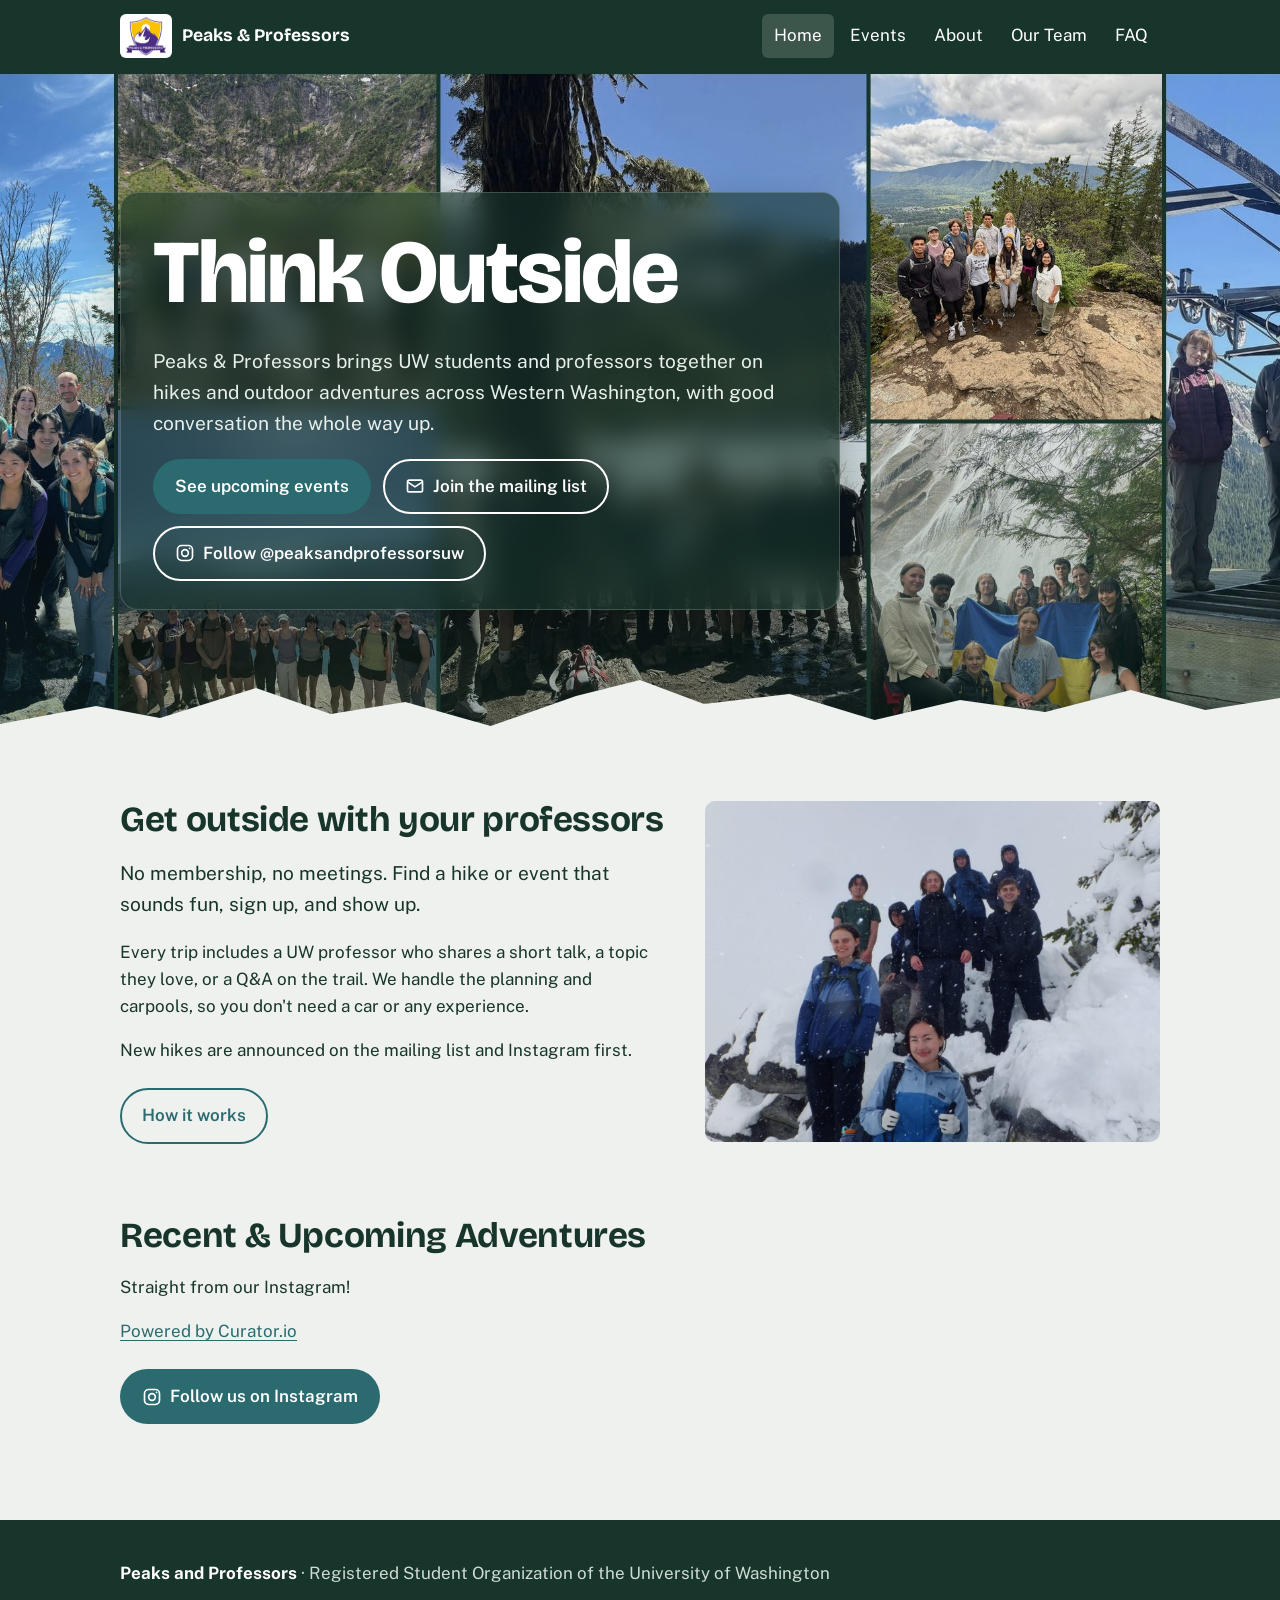
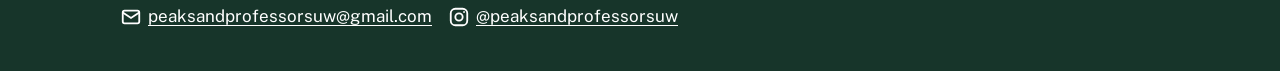
<file: index.html>
<!doctype html>
<html lang="en">
<head>
  <meta charset="utf-8">
  <meta name="viewport" content="width=device-width, initial-scale=1">
  <title>Peaks and Professors UW</title>
  <meta name="description" content="A UW student organization connecting students and professors through outdoor adventures in Western Washington.">
  <meta property="og:title" content="Peaks and Professors UW">
  <meta property="og:description" content="A UW student organization connecting students and professors through outdoor adventures in Western Washington.">
  <meta property="og:image" content="images/logo.png">
  <link rel="icon" href="images/logo.png">
  <link rel="preconnect" href="https://fonts.googleapis.com">
  <link rel="preconnect" href="https://fonts.gstatic.com" crossorigin>
  <link href="https://fonts.googleapis.com/css2?family=Bricolage+Grotesque:opsz,wght@12..96,700;12..96,800&family=Public+Sans:wght@400;600;700&display=swap" rel="stylesheet">
  <link rel="stylesheet" href="css/style.css">
</head>
<body>
  <a class="skip" href="#main">Skip to content</a>

  <!-- ===== MENU (same on every page) ===== -->
  <header class="site-header">
    <div class="wrap">
      <a class="brand" href="index.html"><img src="images/logo.png" alt="">Peaks &amp; Professors</a>
      <button class="nav-toggle" aria-expanded="false" aria-controls="nav">Menu</button>
      <nav class="nav" id="nav" aria-label="Main">
        <ul>
        <li><a href="index.html" aria-current="page">Home</a></li>
        <li><a href="events.html">Events</a></li>
        <li><a href="about.html">About</a></li>
        <li><a href="team.html">Our Team</a></li>
        <li><a href="faq.html">FAQ</a></li>
        </ul>
      </nav>
    </div>
  </header>

  <main id="main">
    <div class="hero">
      <div class="wrap">
        <div class="glass">
        <h1>Think Outside</h1>
        <p>Peaks &amp; Professors brings UW students and professors together on hikes and outdoor adventures across Western Washington, with good conversation the whole way up.</p>
        <div class="actions">
          <a class="btn btn-primary" href="events.html">See upcoming events</a>
          <a class="btn btn-ghost" href="https://mailman11.u.washington.edu/mailman/listinfo/peaksandprofessorsuw"><svg viewBox="0 0 24 24" fill="none" stroke="currentColor" stroke-width="2" aria-hidden="true"><rect x="3" y="5" width="18" height="14" rx="2"/><path d="m3 7 9 6 9-6"/></svg>Join the mailing list</a>
          <a class="btn btn-ghost" href="https://www.instagram.com/peaksandprofessorsuw/"><svg viewBox="0 0 24 24" fill="none" stroke="currentColor" stroke-width="2" aria-hidden="true"><rect x="3" y="3" width="18" height="18" rx="5"/><circle cx="12" cy="12" r="4"/><circle cx="17.5" cy="6.5" r="1" fill="currentColor" stroke="none"/></svg>Follow @peaksandprofessorsuw</a>
        </div>
        </div>
      </div>
      <svg class="ridge" viewBox="0 0 1200 70" preserveAspectRatio="none" aria-hidden="true"><path d="M0,70 L0,50 L90,32 L150,44 L240,14 L310,40 L380,28 L460,52 L540,22 L600,6 L660,30 L740,20 L820,46 L900,26 L980,38 L1060,16 L1130,36 L1200,24 L1200,70 Z"/></svg>
    </div>

    <section>
      <div class="wrap split">
        <div class="read">
          <h2>Get outside with your professors</h2>
          <p class="lede">No membership, no meetings. Find a hike or event that sounds fun, sign up, and show up.</p>
          <p>Every trip includes a UW professor who shares a short talk, a topic they love, or a Q&amp;A on the trail. We handle the planning and carpools, so you don't need a car or any experience.</p>
          <p>New hikes are announced on the mailing list and Instagram first.</p>
          <div class="actions">
            <a class="btn btn-outline" href="faq.html">How it works</a>
          </div>
        </div>
        <img src="images/group.jpg" alt="Students and a professor on a Peaks and Professors hike">
      </div>
    </section>

    <section>
      <div class="wrap">
        <h2>Recent &amp; Upcoming Adventures</h2>
        <p>Straight from our Instagram!</p>

        <!-- ===== INSTAGRAM FEED (from Curator.io — manage the look at curator.io) ===== -->
        <div id="curator-feed-default-feed-layout"><a href="https://curator.io" target="_blank" class="crt-logo crt-tag">Powered by Curator.io</a></div>
        <script type="text/javascript">
        /* curator-feed-default-feed-layout */
        (function(){
        var i,e,d=document,s="script";i=d.createElement("script");i.async=1;i.charset="UTF-8";
        i.src="https://cdn.curator.io/published/7db449aa-2c1d-4571-8631-eee86add4d89.js";
        e=d.getElementsByTagName(s)[0];e.parentNode.insertBefore(i, e);
        })();
        </script>
        <!-- ===== END INSTAGRAM FEED ===== -->

        <div class="actions">
          <a class="btn btn-primary" href="https://www.instagram.com/peaksandprofessorsuw/"><svg viewBox="0 0 24 24" fill="none" stroke="currentColor" stroke-width="2" aria-hidden="true"><rect x="3" y="3" width="18" height="18" rx="5"/><circle cx="12" cy="12" r="4"/><circle cx="17.5" cy="6.5" r="1" fill="currentColor" stroke="none"/></svg>Follow us on Instagram</a>
        </div>
      </div>
    </section>
  </main>

  <!-- ===== FOOTER (same on every page) ===== -->
  <footer class="site-footer">
    <div class="wrap">
      <div>
        <p style="margin:0"><b style="color:#fff">Peaks and Professors</b> &middot; Registered Student Organization of the University of Washington</p>
      </div>
      <div class="socials">
        <a href="mailto:peaksandprofessorsuw@gmail.com"><svg viewBox="0 0 24 24" fill="none" stroke="currentColor" stroke-width="2" aria-hidden="true"><rect x="3" y="5" width="18" height="14" rx="2"/><path d="m3 7 9 6 9-6"/></svg>peaksandprofessorsuw@gmail.com</a>
        <a href="https://www.instagram.com/peaksandprofessorsuw/"><svg viewBox="0 0 24 24" fill="none" stroke="currentColor" stroke-width="2" aria-hidden="true"><rect x="3" y="3" width="18" height="18" rx="5"/><circle cx="12" cy="12" r="4"/><circle cx="17.5" cy="6.5" r="1" fill="currentColor" stroke="none"/></svg>@peaksandprofessorsuw</a>
      </div>
    </div>
  </footer>

  <script src="js/config.js"></script>
  <script src="js/site.js"></script>
</body>
</html>
</file>
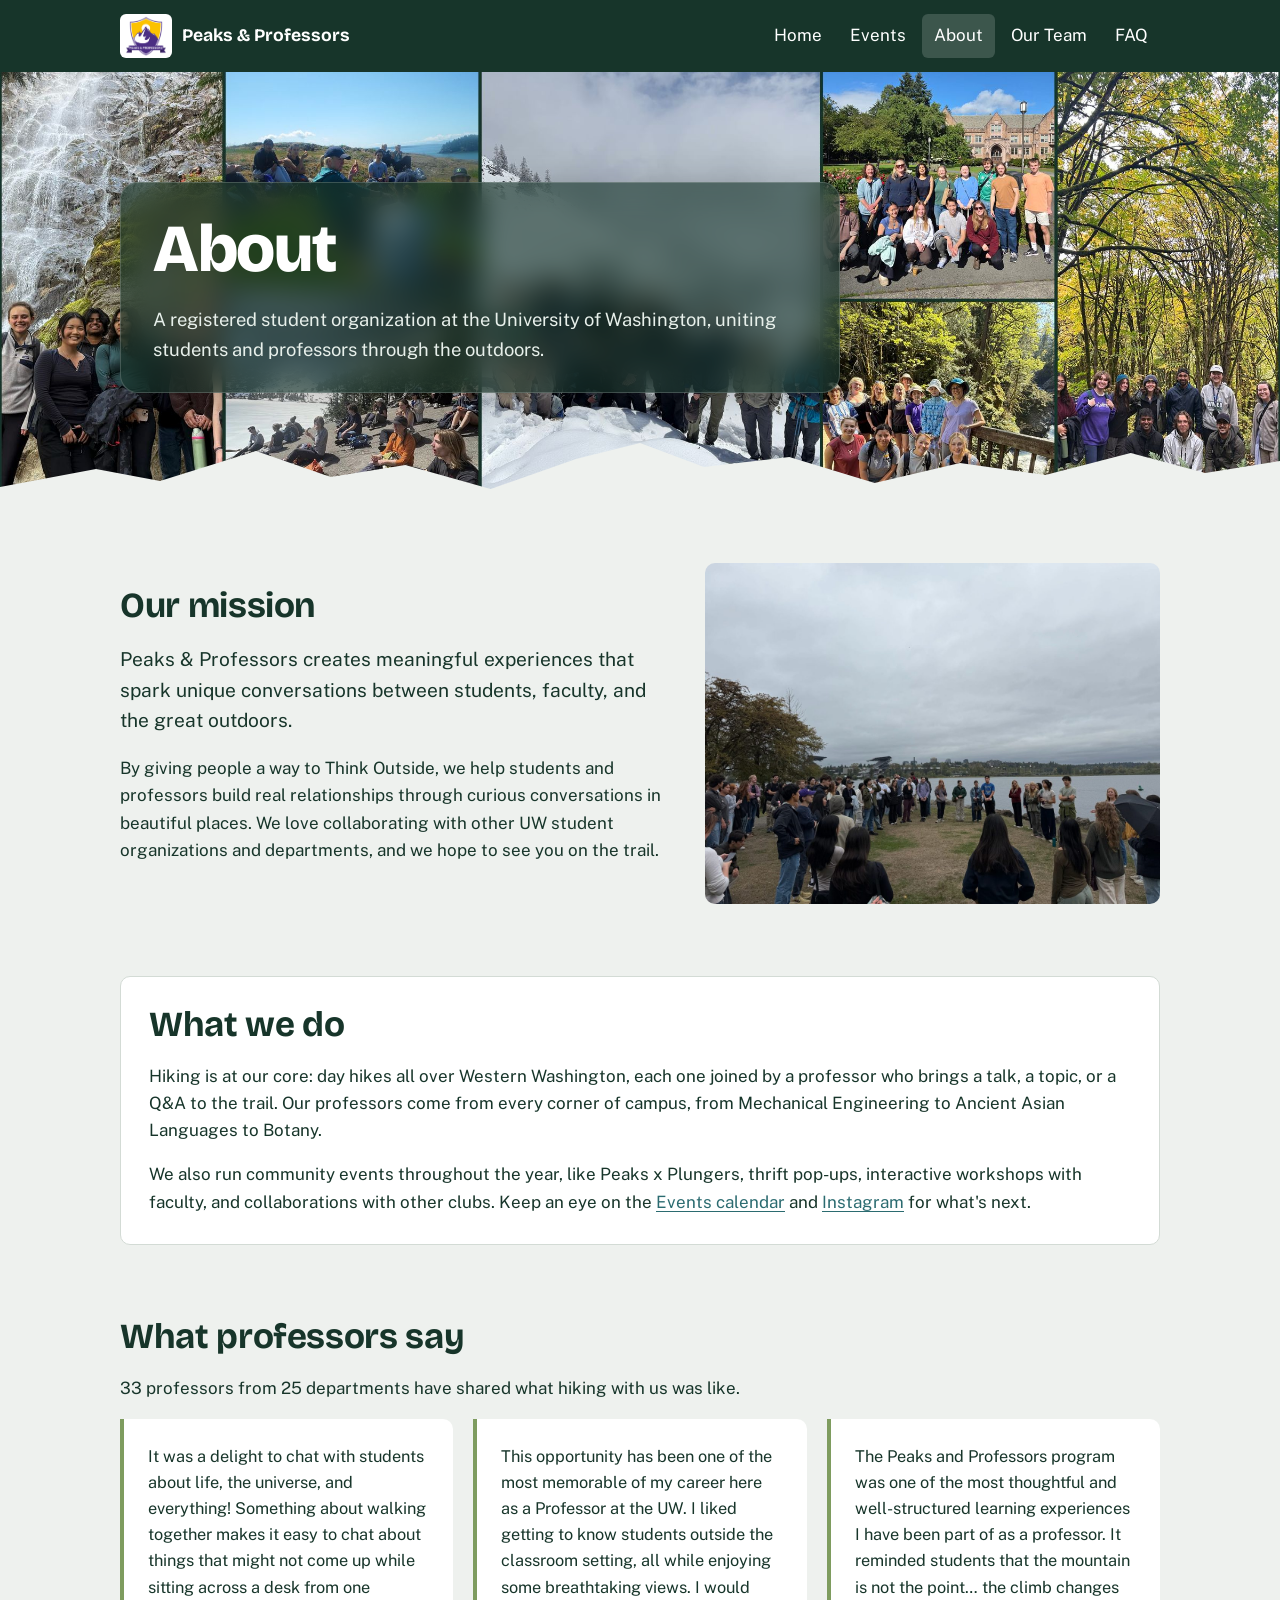
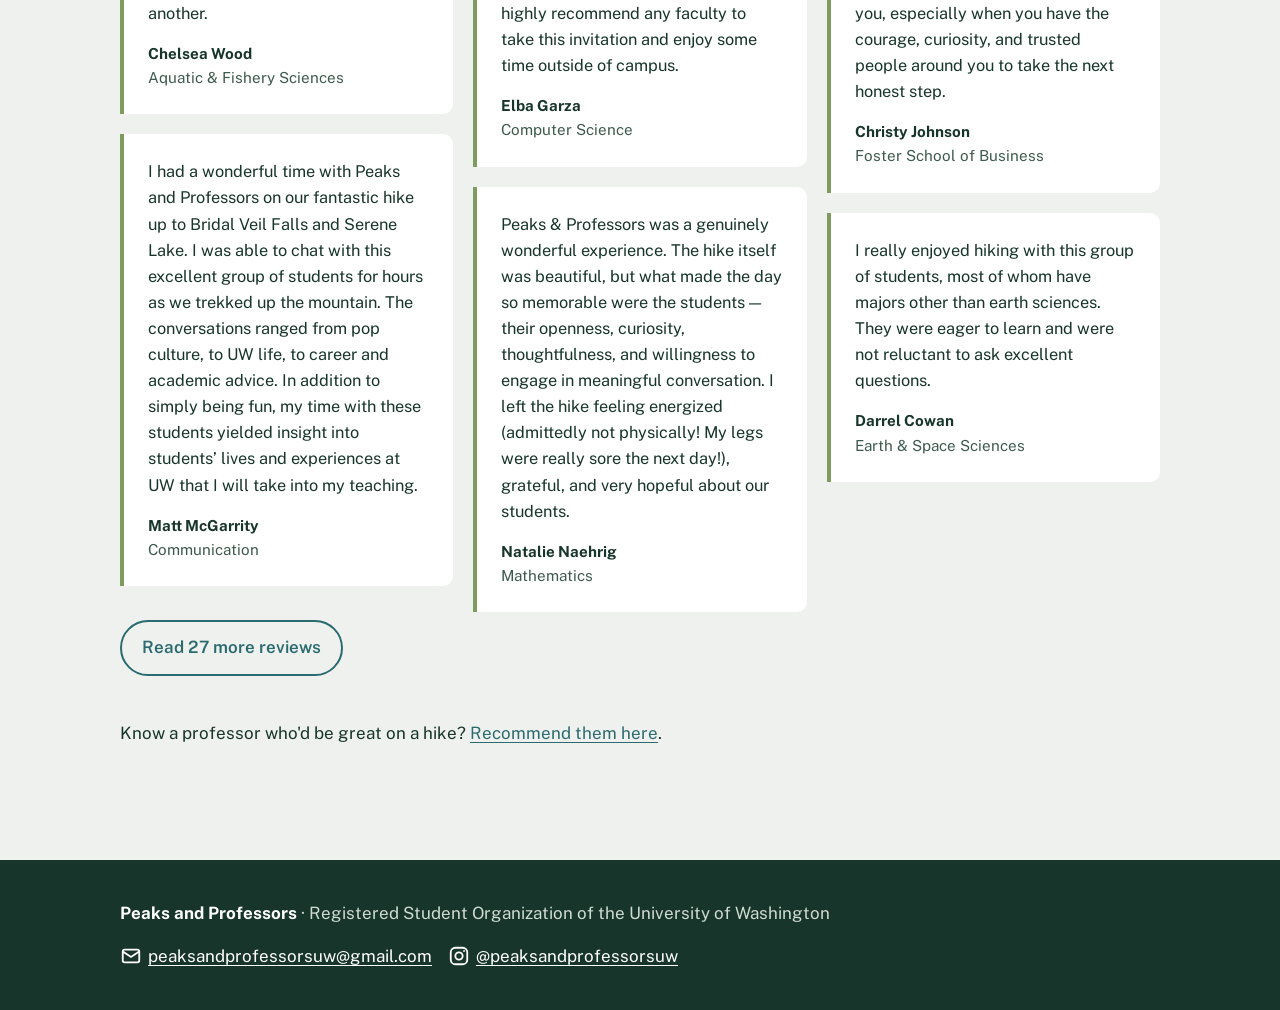
<file: about.html>
<!doctype html>
<html lang="en">
<head>
  <meta charset="utf-8">
  <meta name="viewport" content="width=device-width, initial-scale=1">
  <title>About | Peaks and Professors UW</title>
  <meta name="description" content="Our mission, what we do, and what professors say about Peaks and Professors UW.">
  <meta property="og:title" content="About | Peaks and Professors UW">
  <meta property="og:description" content="Our mission, what we do, and what professors say about Peaks and Professors UW.">
  <meta property="og:image" content="images/logo.png">
  <link rel="icon" href="images/logo.png">
  <link rel="preconnect" href="https://fonts.googleapis.com">
  <link rel="preconnect" href="https://fonts.gstatic.com" crossorigin>
  <link href="https://fonts.googleapis.com/css2?family=Bricolage+Grotesque:opsz,wght@12..96,700;12..96,800&family=Public+Sans:wght@400;600;700&display=swap" rel="stylesheet">
  <link rel="stylesheet" href="css/style.css">
</head>
<body>
  <a class="skip" href="#main">Skip to content</a>

  <!-- ===== MENU (same on every page) ===== -->
  <header class="site-header">
    <div class="wrap">
      <a class="brand" href="index.html"><img src="images/logo.png" alt="">Peaks &amp; Professors</a>
      <button class="nav-toggle" aria-expanded="false" aria-controls="nav">Menu</button>
      <nav class="nav" id="nav" aria-label="Main">
        <ul>
        <li><a href="index.html">Home</a></li>
        <li><a href="events.html">Events</a></li>
        <li><a href="about.html" aria-current="page">About</a></li>
        <li><a href="team.html">Our Team</a></li>
        <li><a href="faq.html">FAQ</a></li>
        </ul>
      </nav>
    </div>
  </header>

  <main id="main">
    <div class="page-title has-collage collage-about">
      <div class="wrap">
        <div class="glass">
        <h1>About</h1>
        <p>A registered student organization at the University of Washington, uniting students and professors through the outdoors.</p>
        </div>
      </div>
      <svg class="ridge" viewBox="0 0 1200 70" preserveAspectRatio="none" aria-hidden="true"><path d="M0,70 L0,50 L90,32 L150,44 L240,14 L310,40 L380,28 L460,52 L540,22 L600,6 L660,30 L740,20 L820,46 L900,26 L980,38 L1060,16 L1130,36 L1200,24 L1200,70 Z"/></svg>
    </div>

    <section>
      <div class="wrap split">
        <div class="read">
          <h2>Our mission</h2>
          <p class="lede">Peaks &amp; Professors creates meaningful experiences that spark unique conversations between students, faculty, and the great outdoors.</p>
          <p>By giving people a way to Think Outside, we help students and professors build real relationships through curious conversations in beautiful places. We love collaborating with other UW student organizations and departments, and we hope to see you on the trail.</p>
        </div>
        <img src="images/about.jpg" alt="Peaks and Professors group at a viewpoint">
      </div>
    </section>

    <section>
      <div class="wrap">
        <div class="panel read" style="max-width:none">
          <h2>What we do</h2>
          <p>Hiking is at our core: day hikes all over Western Washington, each one joined by a professor who brings a talk, a topic, or a Q&amp;A to the trail. Our professors come from every corner of campus, from Mechanical Engineering to Ancient Asian Languages to Botany.</p>
          <p style="margin:0">We also run community events throughout the year, like Peaks x Plungers, thrift pop-ups, interactive workshops with faculty, and collaborations with other clubs. Keep an eye on the <a href="events.html">Events calendar</a> and <a href="https://www.instagram.com/peaksandprofessorsuw/">Instagram</a> for what's next.</p>
        </div>
      </div>
    </section>

    <section>
      <div class="wrap">
        <h2>What professors say</h2>
        <p class="read">33 professors from 25 departments have shared what hiking with us was like.</p>

        <!-- ===== PROFESSOR REVIEWS =====
             To add a review: copy one <figure class="review"> ... </figure> block,
             paste it into either list below, and change the quote, name, and department.
             The first list is always shown; the second opens with "Read more reviews". -->
        <div class="reviews">
          <figure class="review">
            <blockquote>It was a delight to chat with students about life, the universe, and everything! Something about walking together makes it easy to chat about things that might not come up while sitting across a desk from one another.</blockquote>
            <figcaption><b>Chelsea Wood</b>Aquatic &amp; Fishery Sciences</figcaption>
          </figure>
          <figure class="review">
            <blockquote>I had a wonderful time with Peaks and Professors on our fantastic hike up to Bridal Veil Falls and Serene Lake. I was able to chat with this excellent group of students for hours as we trekked up the mountain. The conversations ranged from pop culture, to UW life, to career and academic advice. In addition to simply being fun, my time with these students yielded insight into students’ lives and experiences at UW that I will take into my teaching.</blockquote>
            <figcaption><b>Matt McGarrity</b>Communication</figcaption>
          </figure>
          <figure class="review">
            <blockquote>This opportunity has been one of the most memorable of my career here as a Professor at the UW. I liked getting to know students outside the classroom setting, all while enjoying some breathtaking views. I would highly recommend any faculty to take this invitation and enjoy some time outside of campus.</blockquote>
            <figcaption><b>Elba Garza</b>Computer Science</figcaption>
          </figure>
          <figure class="review">
            <blockquote>Peaks &amp; Professors was a genuinely wonderful experience. The hike itself was beautiful, but what made the day so memorable were the students — their openness, curiosity, thoughtfulness, and willingness to engage in meaningful conversation. I left the hike feeling energized (admittedly not physically! My legs were really sore the next day!), grateful, and very hopeful about our students.</blockquote>
            <figcaption><b>Natalie Naehrig</b>Mathematics</figcaption>
          </figure>
          <figure class="review">
            <blockquote>The Peaks and Professors program was one of the most thoughtful and well-structured learning experiences I have been part of as a professor. It reminded students that the mountain is not the point… the climb changes you, especially when you have the courage, curiosity, and trusted people around you to take the next honest step.</blockquote>
            <figcaption><b>Christy Johnson</b>Foster School of Business</figcaption>
          </figure>
          <figure class="review">
            <blockquote>I really enjoyed hiking with this group of students, most of whom have majors other than earth sciences. They were eager to learn and were not reluctant to ask excellent questions.</blockquote>
            <figcaption><b>Darrel Cowan</b>Earth &amp; Space Sciences</figcaption>
          </figure>
        </div>

        <details class="more-reviews">
          <summary>Read 27 more reviews</summary>
          <div class="reviews">
            <figure class="review">
              <blockquote>Taking part in a Peaks and Professors hike was such a rewarding experience. The best part was having the chance to connect with students outside the classroom, where conversations could unfold naturally and everyone could get to know one another beyond their usual academic roles. I would wholeheartedly recommend Peaks and Professors to students and faculty alike.</blockquote>
              <figcaption><b>Gaj Sivandran</b>Environmental &amp; Forest Sciences</figcaption>
            </figure>
            <figure class="review">
              <blockquote>UW Peaks and Professors is a wonderful opportunity for faculty and teaching graduate students to meet students from across campus in the “wild” and share research and interests, learn new skills, and connect through a shared curiosity and enjoyment of outdoor spaces!</blockquote>
              <figcaption><b>Elizabeth Umbanhowar</b>Landscape Architecture</figcaption>
            </figure>
            <figure class="review">
              <blockquote>A fantastic student-run initiative that brings together faculty and students in a more informal atmosphere. It’s great for me to be able to share insights with students, but also frankly be able to hear from students regarding their experiences, opportunities, and challenges during their time at UW.</blockquote>
              <figcaption><b>Geoffrey Wallace</b>Political Science</figcaption>
            </figure>
            <figure class="review">
              <blockquote>Peaks and Professors has been one of the most well‑organized and rewarding groups I’ve been part of here at UW. I loved getting to connect with students, hear their stories, and share experiences, and doing all of that while surrounded by beautiful Washington landscapes made it even better.</blockquote>
              <figcaption><b>Briana Gilbert</b>Biology</figcaption>
            </figure>
            <figure class="review">
              <blockquote>Hiking with students is one of the highlights of my time at the university! It was a wonderful opportunity to connect with students from different departments and to learn about their diverse experiences. Everything was planned meticulously. Thank you!</blockquote>
              <figcaption><b>Paula Saravia</b>Anthropology</figcaption>
            </figure>
            <figure class="review">
              <blockquote>What a terrific day out in the mountains — rich conversations across generations and interests, a beautiful hike, and a seamlessly organized experience! Nice job, all!</blockquote>
              <figcaption><b>Sarah Elwood</b>Geography</figcaption>
            </figure>
            <figure class="review">
              <blockquote>The hike was on the more strenuous end of the spectrum, but everyone’s spirits stayed high and there was great conversation for most of the way up and all the way down. Overall great fun and a memorable event that I’d recommend to any other student or professor considering it.</blockquote>
              <figcaption><b>Carey Farquhar</b>Global Health</figcaption>
            </figure>
            <figure class="review">
              <blockquote>I love hiking with Peaks and Professors. I appreciate all the logistics planning, the opportunity to talk with students in a beautiful outdoor setting, and the invitation to share my ideas at the peak. What fun!</blockquote>
              <figcaption><b>Kristi Straus</b>Program on the Environment</figcaption>
            </figure>
            <figure class="review">
              <blockquote>Had a great time hiking with Peaks and Professors! The leaders kept everything running smoothly and did well socially engineering the experience so that everyone got a chance to interact with different folks throughout the hike.</blockquote>
              <figcaption><b>Hannah Jordt</b>Genome Sciences</figcaption>
            </figure>
            <figure class="review">
              <blockquote>It was exceptional to spend time with these insightful, passionate, and impactful students, especially in the outdoors! Many thanks for the invitation. My dogs had a great time too!</blockquote>
              <figcaption><b>Suzi LeVine</b>Political Science &amp; Honors</figcaption>
            </figure>
            <figure class="review">
              <blockquote>I had a wonderful time interacting with students and going on the hike! I think every professor should take advantage of this opportunity.</blockquote>
              <figcaption><b>Daniel Bessner</b>Jackson School of International Studies</figcaption>
            </figure>
            <figure class="review">
              <blockquote>What better way to connect with students than out on a trail enjoying nature! This is my third time participating and I love it!</blockquote>
              <figcaption><b>Patty Buchanan</b>Industrial &amp; Systems Engineering</figcaption>
            </figure>
            <figure class="review">
              <blockquote>Our hike to Lake 22 was a fantastic experience! It was so nice to connect with students outside the classroom and enjoy some relaxed conversations along the trail. The view from the top was absolutely breathtaking.</blockquote>
              <figcaption><b>Dan Mikulincer</b>Mathematics</figcaption>
            </figure>
            <figure class="review">
              <blockquote>I don’t know how I hadn’t heard about these hikes before… it’s a terrific idea, I’d highly recommend it for students as well as faculty!</blockquote>
              <figcaption><b>M. K. Raghuraman</b>Genome Sciences</figcaption>
            </figure>
            <figure class="review">
              <blockquote>I had a great time! It was well organized and it was fun getting to meet and chat with the students. We had a lot of fun in a surprise May snowstorm.</blockquote>
              <figcaption><b>Michael Ailion</b>Biochemistry</figcaption>
            </figure>
            <figure class="review">
              <blockquote>It was a great experience to get to know more of the students from different departments in an informal setting. Everyone was really friendly and it is nice to get outdoors and explore nature together.</blockquote>
              <figcaption><b>Randie Bundy</b>Oceanography</figcaption>
            </figure>
            <figure class="review">
              <blockquote>I had an awesome time on Peaks and Professors. I especially loved the opportunity to get to know students in other majors and departments in a casual, fun setting.</blockquote>
              <figcaption><b>Francisca (Kika) Santana</b>Environmental &amp; Forest Sciences</figcaption>
            </figure>
            <figure class="review">
              <blockquote>This was such a great experience! Being in the outdoors sharing conversations with students was a highlight of my quarter :)</blockquote>
              <figcaption><b>Adrian Andelin</b>Psychology</figcaption>
            </figure>
            <figure class="review">
              <blockquote>Hiking with Peaks and Professors was a great experience! It was a great way to get to know the students outside of the classroom and explore more of Washington!</blockquote>
              <figcaption><b>Christy Harper</b>Anthropology</figcaption>
            </figure>
            <figure class="review">
              <blockquote>It was a fun hike and I enjoyed it. It was very nice getting to know everyone and talking to them about school, classes, and future career plans.</blockquote>
              <figcaption><b>Xuegang (Jeff) Ban</b>Civil &amp; Environmental Engineering</figcaption>
            </figure>
            <figure class="review">
              <blockquote>It was a fun hike. The students were strong hikers and showed great interest in the natural world. I would hike with them again.</blockquote>
              <figcaption><b>Matt DePies</b>Physics</figcaption>
            </figure>
            <figure class="review">
              <blockquote>I enjoyed going on a hike with Peaks and Professors. It let me explore nature and I appreciated being able to have conversations with past, current, and future students.</blockquote>
              <figcaption><b>Larry Goldman</b>Chemistry</figcaption>
            </figure>
            <figure class="review">
              <blockquote>I really enjoyed hiking and talking with the students. This is a great format!</blockquote>
              <figcaption><b>Daniel Kirschen</b>Electrical &amp; Computer Engineering</figcaption>
            </figure>
            <figure class="review">
              <blockquote>A wonderful opportunity to connect with our students!</blockquote>
              <figcaption><b>Sameer Shah</b>Environmental &amp; Forest Sciences</figcaption>
            </figure>
            <figure class="review">
              <blockquote>I had a great time getting to know the students in a setting outside of the classroom.</blockquote>
              <figcaption><b>Nikolai Tolich</b>Physics</figcaption>
            </figure>
            <figure class="review">
              <blockquote>It was nice being able to be with students outside of the classroom.</blockquote>
              <figcaption><b>Heather Clark</b>Anthropology</figcaption>
            </figure>
            <figure class="review">
              <blockquote>I had a great time with the students!</blockquote>
              <figcaption><b>Kazumi Tolich</b>Physics</figcaption>
            </figure>
          </div>
        </details>
        <!-- ===== END PROFESSOR REVIEWS ===== -->

        <p style="margin-top:24px">Know a professor who'd be great on a hike? <a href="https://docs.google.com/forms/d/e/1FAIpQLSdA5PcJGV_pZ7vuvzBpIrRU-MP98FERj-2P4zMdumbXr4G-Kg/viewform">Recommend them here</a>.</p>
      </div>
    </section>
  </main>

  <!-- ===== FOOTER (same on every page) ===== -->
  <footer class="site-footer">
    <div class="wrap">
      <div>
        <p style="margin:0"><b style="color:#fff">Peaks and Professors</b> &middot; Registered Student Organization of the University of Washington</p>
      </div>
      <div class="socials">
        <a href="mailto:peaksandprofessorsuw@gmail.com"><svg viewBox="0 0 24 24" fill="none" stroke="currentColor" stroke-width="2" aria-hidden="true"><rect x="3" y="5" width="18" height="14" rx="2"/><path d="m3 7 9 6 9-6"/></svg>peaksandprofessorsuw@gmail.com</a>
        <a href="https://www.instagram.com/peaksandprofessorsuw/"><svg viewBox="0 0 24 24" fill="none" stroke="currentColor" stroke-width="2" aria-hidden="true"><rect x="3" y="3" width="18" height="18" rx="5"/><circle cx="12" cy="12" r="4"/><circle cx="17.5" cy="6.5" r="1" fill="currentColor" stroke="none"/></svg>@peaksandprofessorsuw</a>
      </div>
    </div>
  </footer>

  <script src="js/config.js"></script>
  <script src="js/site.js"></script>
</body>
</html>
</file>
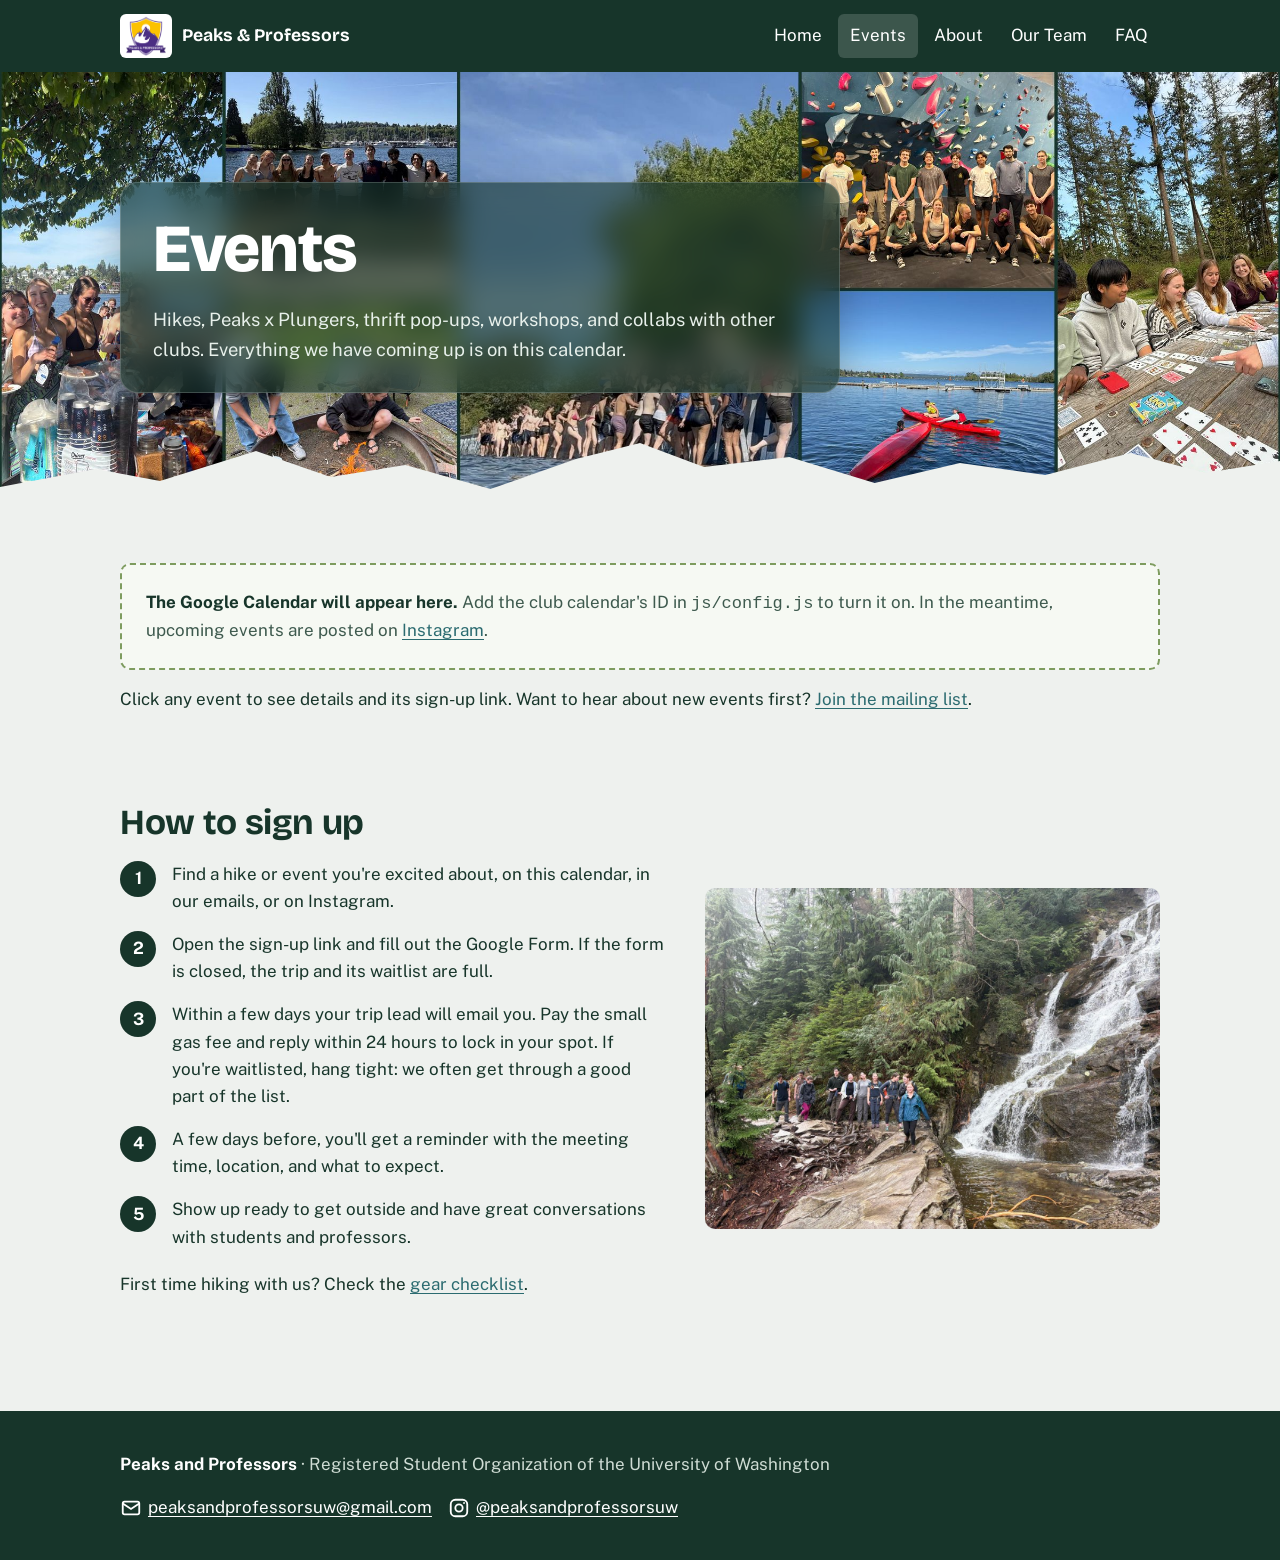
<file: events.html>
<!doctype html>
<html lang="en">
<head>
  <meta charset="utf-8">
  <meta name="viewport" content="width=device-width, initial-scale=1">
  <title>Events | Peaks and Professors UW</title>
  <meta name="description" content="Upcoming hikes and events from Peaks and Professors UW.">
  <meta property="og:title" content="Events | Peaks and Professors UW">
  <meta property="og:description" content="Upcoming hikes and events from Peaks and Professors UW.">
  <meta property="og:image" content="images/logo.png">
  <link rel="icon" href="images/logo.png">
  <link rel="preconnect" href="https://fonts.googleapis.com">
  <link rel="preconnect" href="https://fonts.gstatic.com" crossorigin>
  <link href="https://fonts.googleapis.com/css2?family=Bricolage+Grotesque:opsz,wght@12..96,700;12..96,800&family=Public+Sans:wght@400;600;700&display=swap" rel="stylesheet">
  <link rel="stylesheet" href="css/style.css">
</head>
<body>
  <a class="skip" href="#main">Skip to content</a>

  <!-- ===== MENU (same on every page) ===== -->
  <header class="site-header">
    <div class="wrap">
      <a class="brand" href="index.html"><img src="images/logo.png" alt="">Peaks &amp; Professors</a>
      <button class="nav-toggle" aria-expanded="false" aria-controls="nav">Menu</button>
      <nav class="nav" id="nav" aria-label="Main">
        <ul>
        <li><a href="index.html">Home</a></li>
        <li><a href="events.html" aria-current="page">Events</a></li>
        <li><a href="about.html">About</a></li>
        <li><a href="team.html">Our Team</a></li>
        <li><a href="faq.html">FAQ</a></li>
        </ul>
      </nav>
    </div>
  </header>

  <main id="main">
    <div class="page-title has-collage collage-events">
      <div class="wrap">
        <div class="glass">
        <h1>Events</h1>
        <p>Hikes, Peaks x Plungers, thrift pop-ups, workshops, and collabs with other clubs. Everything we have coming up is on this calendar.</p>
        </div>
      </div>
      <svg class="ridge" viewBox="0 0 1200 70" preserveAspectRatio="none" aria-hidden="true"><path d="M0,70 L0,50 L90,32 L150,44 L240,14 L310,40 L380,28 L460,52 L540,22 L600,6 L660,30 L740,20 L820,46 L900,26 L980,38 L1060,16 L1130,36 L1200,24 L1200,70 Z"/></svg>
    </div>

    <section>
      <div class="wrap">
        <!-- The calendar loads automatically once its ID is added in js/config.js -->
        <div id="calendar" class="todo">
          <strong>The Google Calendar will appear here.</strong> Add the club calendar's ID in <code>js/config.js</code> to turn it on.
          In the meantime, upcoming events are posted on <a href="https://www.instagram.com/peaksandprofessorsuw/">Instagram</a>.
        </div>
        <p style="margin-top:16px">Click any event to see details and its sign-up link.
          Want to hear about new events first? <a href="https://mailman11.u.washington.edu/mailman/listinfo/peaksandprofessorsuw">Join the mailing list</a>.</p>
      </div>
    </section>

    <section>
      <div class="wrap split">
        <div class="read">
          <h2>How to sign up</h2>
          <ol class="steps">
            <li><p>Find a hike or event you're excited about, on this calendar, in our emails, or on Instagram.</p></li>
            <li><p>Open the sign-up link and fill out the Google Form. If the form is closed, the trip and its waitlist are full.</p></li>
            <li><p>Within a few days your trip lead will email you. Pay the small gas fee and reply within 24 hours to lock in your spot. If you're waitlisted, hang tight: we often get through a good part of the list.</p></li>
            <li><p>A few days before, you'll get a reminder with the meeting time, location, and what to expect.</p></li>
            <li><p>Show up ready to get outside and have great conversations with students and professors.</p></li>
          </ol>
          <p style="margin-top:20px">First time hiking with us? Check the <a href="faq.html#gear">gear checklist</a>.</p>
        </div>
        <img src="images/trail-1.jpg" alt="Hikers on a forest trail">
      </div>
    </section>
  </main>

  <!-- ===== FOOTER (same on every page) ===== -->
  <footer class="site-footer">
    <div class="wrap">
      <div>
        <p style="margin:0"><b style="color:#fff">Peaks and Professors</b> &middot; Registered Student Organization of the University of Washington</p>
      </div>
      <div class="socials">
        <a href="mailto:peaksandprofessorsuw@gmail.com"><svg viewBox="0 0 24 24" fill="none" stroke="currentColor" stroke-width="2" aria-hidden="true"><rect x="3" y="5" width="18" height="14" rx="2"/><path d="m3 7 9 6 9-6"/></svg>peaksandprofessorsuw@gmail.com</a>
        <a href="https://www.instagram.com/peaksandprofessorsuw/"><svg viewBox="0 0 24 24" fill="none" stroke="currentColor" stroke-width="2" aria-hidden="true"><rect x="3" y="3" width="18" height="18" rx="5"/><circle cx="12" cy="12" r="4"/><circle cx="17.5" cy="6.5" r="1" fill="currentColor" stroke="none"/></svg>@peaksandprofessorsuw</a>
      </div>
    </div>
  </footer>

  <script src="js/config.js"></script>
  <script src="js/site.js"></script>
</body>
</html>
</file>
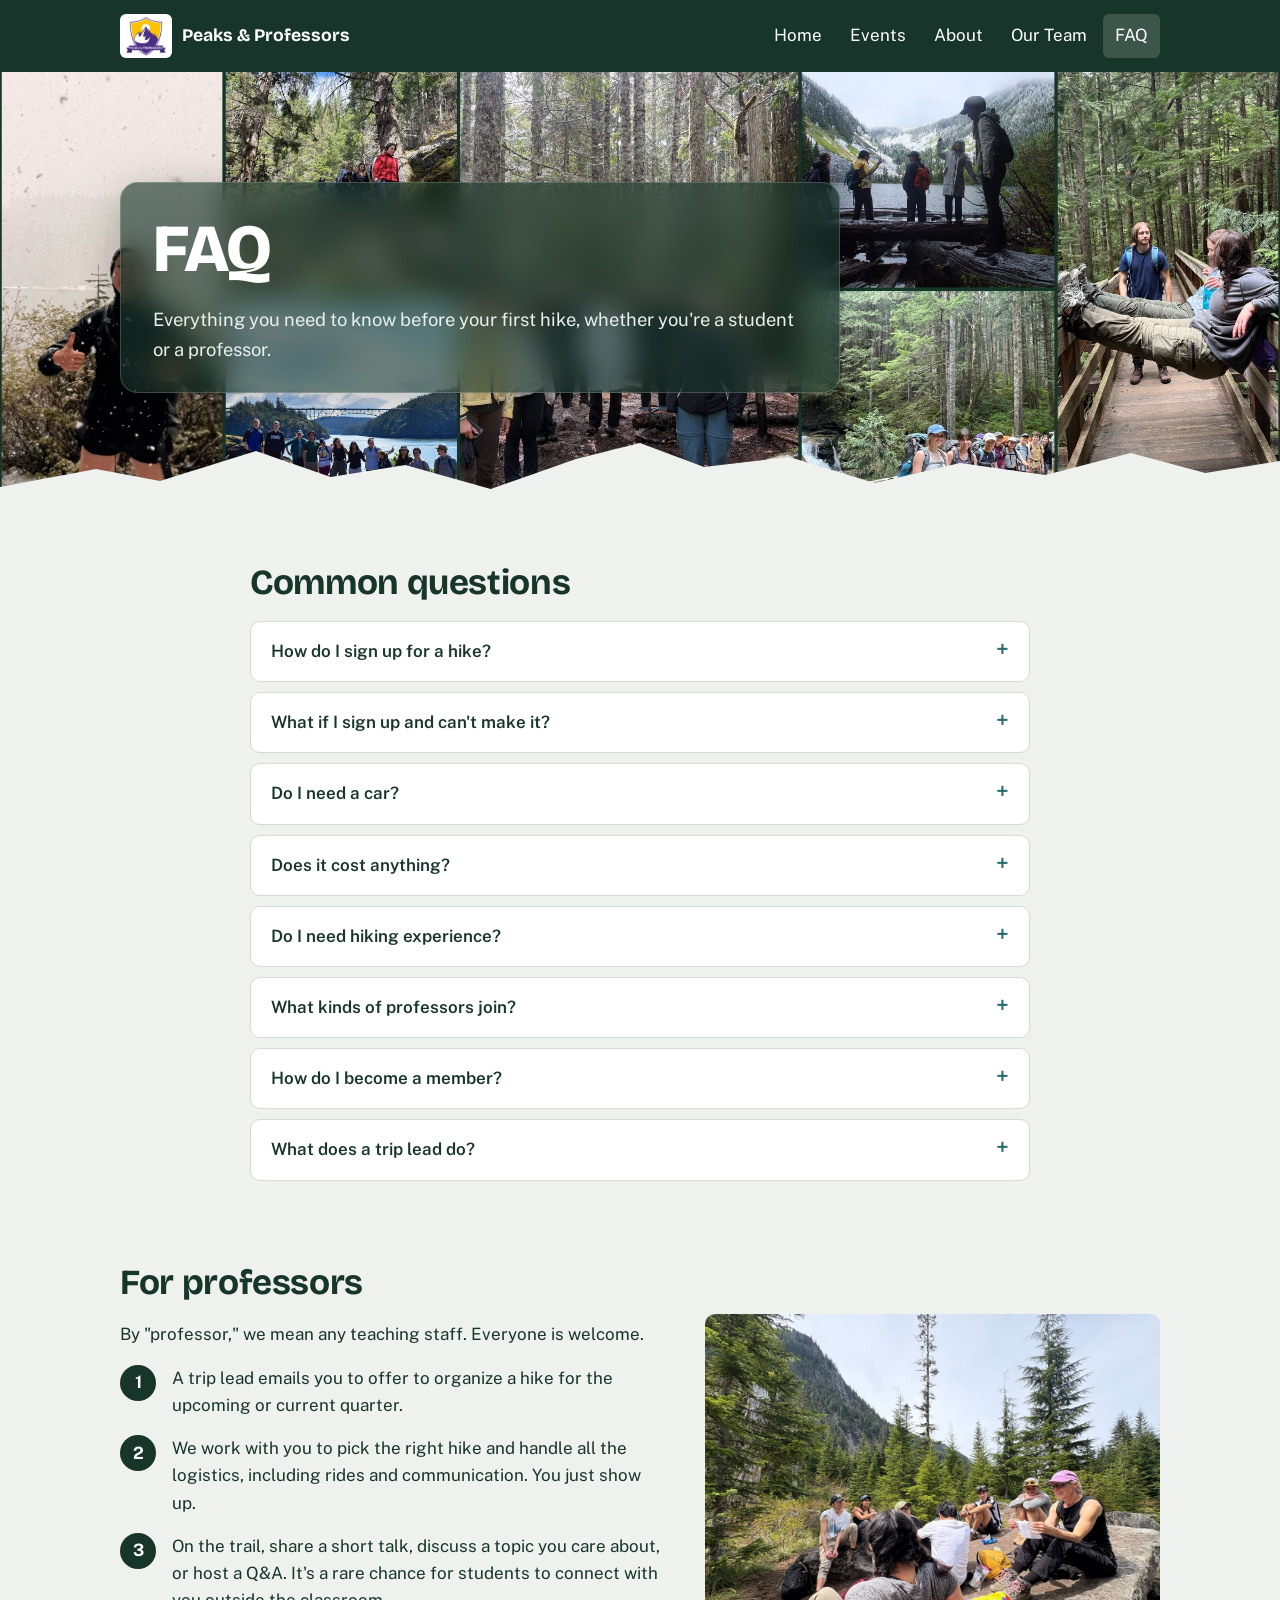
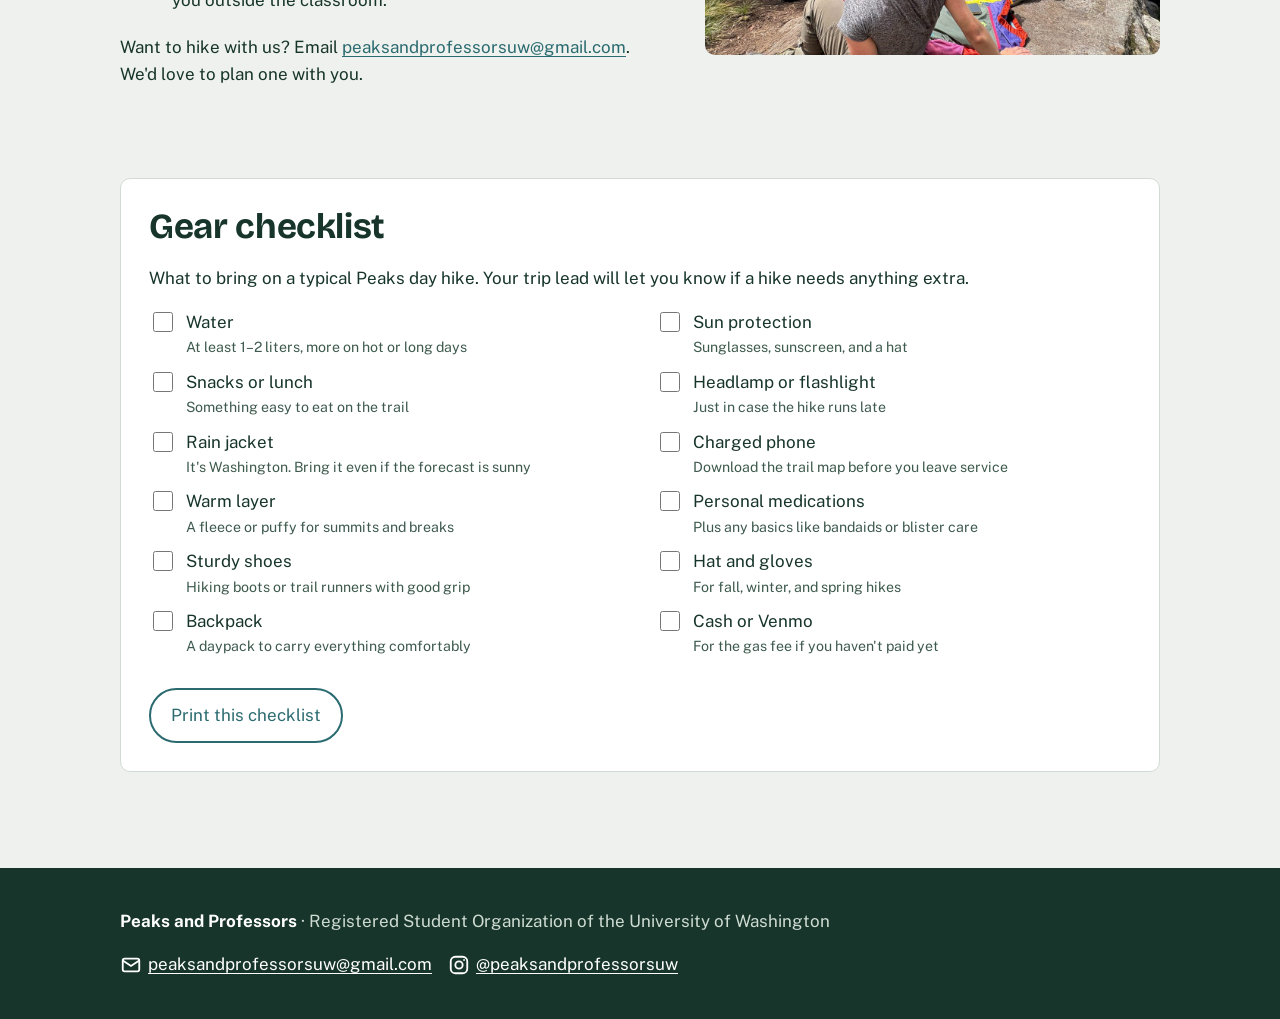
<file: faq.html>
<!doctype html>
<html lang="en">
<head>
  <meta charset="utf-8">
  <meta name="viewport" content="width=device-width, initial-scale=1">
  <title>FAQ | Peaks and Professors UW</title>
  <meta name="description" content="Answers to common questions and a gear checklist for Peaks and Professors UW hikes.">
  <meta property="og:title" content="FAQ | Peaks and Professors UW">
  <meta property="og:description" content="Answers to common questions and a gear checklist for Peaks and Professors UW hikes.">
  <meta property="og:image" content="images/logo.png">
  <link rel="icon" href="images/logo.png">
  <link rel="preconnect" href="https://fonts.googleapis.com">
  <link rel="preconnect" href="https://fonts.gstatic.com" crossorigin>
  <link href="https://fonts.googleapis.com/css2?family=Bricolage+Grotesque:opsz,wght@12..96,700;12..96,800&family=Public+Sans:wght@400;600;700&display=swap" rel="stylesheet">
  <link rel="stylesheet" href="css/style.css">
</head>
<body>
  <a class="skip" href="#main">Skip to content</a>

  <!-- ===== MENU (same on every page) ===== -->
  <header class="site-header">
    <div class="wrap">
      <a class="brand" href="index.html"><img src="images/logo.png" alt="">Peaks &amp; Professors</a>
      <button class="nav-toggle" aria-expanded="false" aria-controls="nav">Menu</button>
      <nav class="nav" id="nav" aria-label="Main">
        <ul>
        <li><a href="index.html">Home</a></li>
        <li><a href="events.html">Events</a></li>
        <li><a href="about.html">About</a></li>
        <li><a href="team.html">Our Team</a></li>
        <li><a href="faq.html" aria-current="page">FAQ</a></li>
        </ul>
      </nav>
    </div>
  </header>

  <main id="main">
    <div class="page-title has-collage collage-faq">
      <div class="wrap">
        <div class="glass">
        <h1>FAQ</h1>
        <p>Everything you need to know before your first hike, whether you're a student or a professor.</p>
        </div>
      </div>
      <svg class="ridge" viewBox="0 0 1200 70" preserveAspectRatio="none" aria-hidden="true"><path d="M0,70 L0,50 L90,32 L150,44 L240,14 L310,40 L380,28 L460,52 L540,22 L600,6 L660,30 L740,20 L820,46 L900,26 L980,38 L1060,16 L1130,36 L1200,24 L1200,70 Z"/></svg>
    </div>

    <section>
      <div class="wrap faq read" style="max-width:820px">
        <h2>Common questions</h2>
          <details>
            <summary>How do I sign up for a hike?</summary>
            <div><p>Every event on the <a href="events.html">Events calendar</a> has a sign-up link in its description. New trips are also announced on the <a href="https://mailman11.u.washington.edu/mailman/listinfo/peaksandprofessorsuw">mailing list</a> and <a href="https://www.instagram.com/peaksandprofessorsuw/">Instagram</a>. See the <a href="events.html#main">step-by-step guide</a> for what happens after you sign up.</p></div>
          </details>
          <details>
            <summary>What if I sign up and can't make it?</summary>
            <div><p>Email your trip lead as soon as you know, so your spot can go to someone on the waitlist. You get a full refund if you give at least 96 hours (4 days) notice.</p></div>
          </details>
          <details>
            <summary>Do I need a car?</summary>
            <div><p>Nope. Peaks is a great way to reach the trails without a car. Participants can sign up as drivers and we carpool to the trailhead. Everyone pays a small gas fee, and drivers are reimbursed.</p></div>
          </details>
          <details>
            <summary>Does it cost anything?</summary>
            <div><p>Just a small gas fee to cover carpooling, paid after your spot is confirmed.</p></div>
          </details>
          <details>
            <summary>Do I need hiking experience?</summary>
            <div><p>No. Each trip lists how challenging it is, so pick one that fits you. Not sure what to bring? Use the <a href="#gear">gear checklist</a> below.</p></div>
          </details>
          <details>
            <summary>What kinds of professors join?</summary>
            <div><p>Any and all, from every department. Past hikes have included professors from Mechanical Engineering, Ancient Asian Languages, Botany, and many more. Have someone in mind? <a href="https://docs.google.com/forms/d/e/1FAIpQLSdA5PcJGV_pZ7vuvzBpIrRU-MP98FERj-2P4zMdumbXr4G-Kg/viewform">Recommend a professor</a>.</p></div>
          </details>
          <details>
            <summary>How do I become a member?</summary>
            <div><p>There's no membership and no regular meetings. Just sign up for the hikes and events that interest you. Your only commitment is to the trips you sign up for.</p></div>
          </details>
          <details>
            <summary>What does a trip lead do?</summary>
            <div><p>Trip leads are the backbone of Peaks: upbeat leaders who love learning and teaching outdoors. They reach out to professors, plan trips, and lead them. Trip leads commit to a weekly meeting, leading 2+ hikes a quarter, and a quarterly retreat. Applications open each fall. <a href="team.html">Meet the team</a>.</p></div>
          </details>
      </div>
    </section>

    <section>
      <div class="wrap split">
        <div class="read">
          <h2>For professors</h2>
          <p>By "professor," we mean any teaching staff. Everyone is welcome.</p>
          <ol class="steps">
            <li><p>A trip lead emails you to offer to organize a hike for the upcoming or current quarter.</p></li>
            <li><p>We work with you to pick the right hike and handle all the logistics, including rides and communication. You just show up.</p></li>
            <li><p>On the trail, share a short talk, discuss a topic you care about, or host a Q&amp;A. It's a rare chance for students to connect with you outside the classroom.</p></li>
          </ol>
          <p style="margin-top:20px">Want to hike with us? Email <a href="mailto:peaksandprofessorsuw@gmail.com">peaksandprofessorsuw@gmail.com</a>. We'd love to plan one with you.</p>
        </div>
        <img src="images/trail-2.jpg" alt="A professor talking with students on a hike">
      </div>
    </section>

    <section id="gear">
      <div class="wrap">
        <div class="panel">
          <h2>Gear checklist</h2>
          <p>What to bring on a typical Peaks day hike. Your trip lead will let you know if a hike needs anything extra.</p>
          <ul class="gear">
            <li><label><input type="checkbox"> <span>Water<small>At least 1–2 liters, more on hot or long days</small></span></label></li>
            <li><label><input type="checkbox"> <span>Snacks or lunch<small>Something easy to eat on the trail</small></span></label></li>
            <li><label><input type="checkbox"> <span>Rain jacket<small>It's Washington. Bring it even if the forecast is sunny</small></span></label></li>
            <li><label><input type="checkbox"> <span>Warm layer<small>A fleece or puffy for summits and breaks</small></span></label></li>
            <li><label><input type="checkbox"> <span>Sturdy shoes<small>Hiking boots or trail runners with good grip</small></span></label></li>
            <li><label><input type="checkbox"> <span>Backpack<small>A daypack to carry everything comfortably</small></span></label></li>
            <li><label><input type="checkbox"> <span>Sun protection<small>Sunglasses, sunscreen, and a hat</small></span></label></li>
            <li><label><input type="checkbox"> <span>Headlamp or flashlight<small>Just in case the hike runs late</small></span></label></li>
            <li><label><input type="checkbox"> <span>Charged phone<small>Download the trail map before you leave service</small></span></label></li>
            <li><label><input type="checkbox"> <span>Personal medications<small>Plus any basics like bandaids or blister care</small></span></label></li>
            <li><label><input type="checkbox"> <span>Hat and gloves<small>For fall, winter, and spring hikes</small></span></label></li>
            <li><label><input type="checkbox"> <span>Cash or Venmo<small>For the gas fee if you haven't paid yet</small></span></label></li>
          </ul>
          <button class="btn btn-outline no-print" id="print-gear" type="button">Print this checklist</button>
        </div>
      </div>
    </section>
  </main>

  <!-- ===== FOOTER (same on every page) ===== -->
  <footer class="site-footer">
    <div class="wrap">
      <div>
        <p style="margin:0"><b style="color:#fff">Peaks and Professors</b> &middot; Registered Student Organization of the University of Washington</p>
      </div>
      <div class="socials">
        <a href="mailto:peaksandprofessorsuw@gmail.com"><svg viewBox="0 0 24 24" fill="none" stroke="currentColor" stroke-width="2" aria-hidden="true"><rect x="3" y="5" width="18" height="14" rx="2"/><path d="m3 7 9 6 9-6"/></svg>peaksandprofessorsuw@gmail.com</a>
        <a href="https://www.instagram.com/peaksandprofessorsuw/"><svg viewBox="0 0 24 24" fill="none" stroke="currentColor" stroke-width="2" aria-hidden="true"><rect x="3" y="3" width="18" height="18" rx="5"/><circle cx="12" cy="12" r="4"/><circle cx="17.5" cy="6.5" r="1" fill="currentColor" stroke="none"/></svg>@peaksandprofessorsuw</a>
      </div>
    </div>
  </footer>

  <script src="js/config.js"></script>
  <script src="js/site.js"></script>
</body>
</html>
</file>
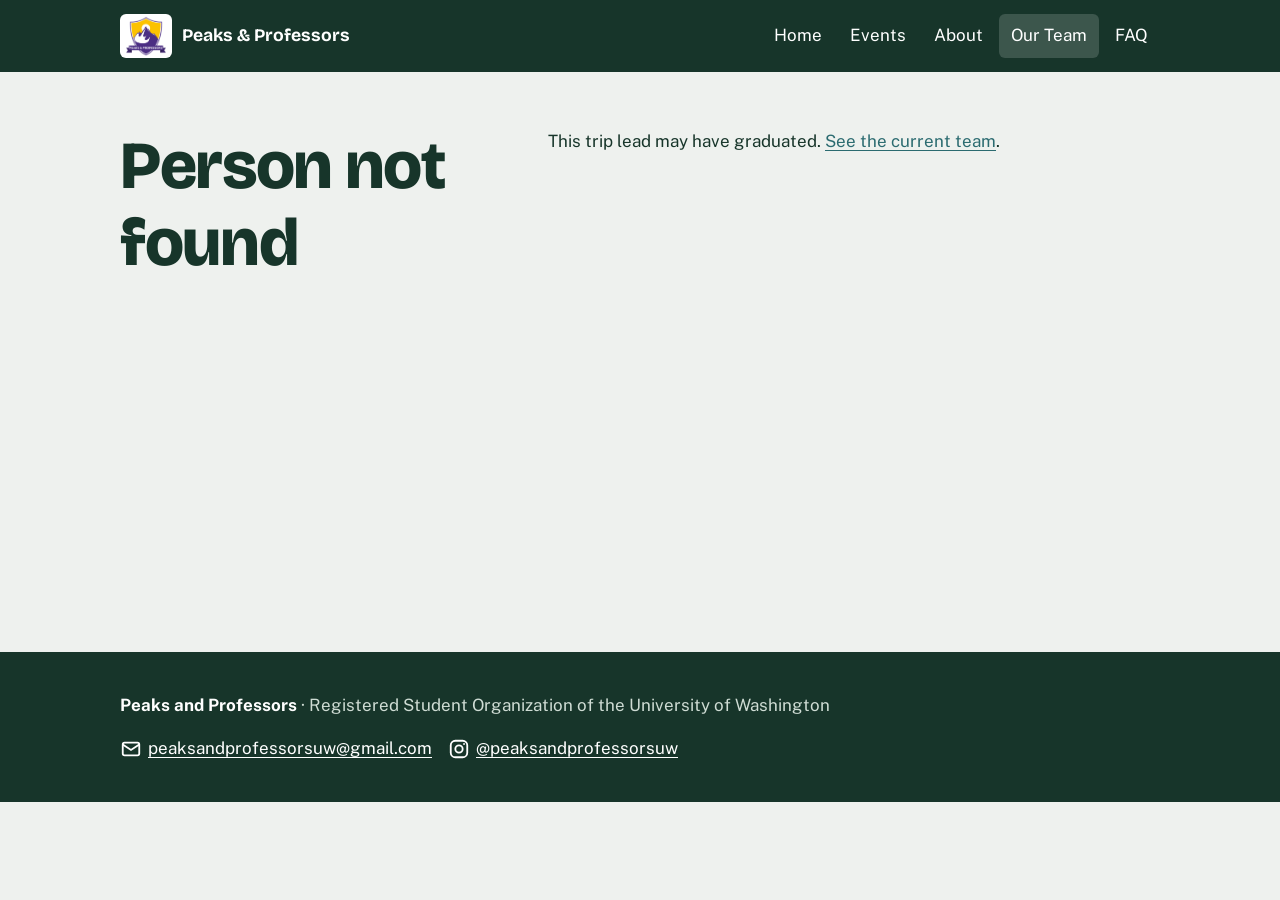
<file: person.html>
<!doctype html>
<html lang="en">
<head>
  <meta charset="utf-8">
  <meta name="viewport" content="width=device-width, initial-scale=1">
  <title>Trip Lead | Peaks and Professors UW</title>
  <meta name="description" content="Meet the trip leads and board of Peaks and Professors UW.">
  <meta property="og:title" content="Our Team | Peaks and Professors UW">
  <meta property="og:description" content="Meet the trip leads and board of Peaks and Professors UW.">
  <meta property="og:image" content="images/logo.png">
  <link rel="icon" href="images/logo.png">
  <link rel="preconnect" href="https://fonts.googleapis.com">
  <link rel="preconnect" href="https://fonts.gstatic.com" crossorigin>
  <link href="https://fonts.googleapis.com/css2?family=Bricolage+Grotesque:opsz,wght@12..96,700;12..96,800&family=Public+Sans:wght@400;600;700&display=swap" rel="stylesheet">
  <link rel="stylesheet" href="css/style.css">
</head>
<body>
  <a class="skip" href="#main">Skip to content</a>

  <!-- ===== MENU (same on every page) ===== -->
  <header class="site-header">
    <div class="wrap">
      <a class="brand" href="index.html"><img src="images/logo.png" alt="">Peaks &amp; Professors</a>
      <button class="nav-toggle" aria-expanded="false" aria-controls="nav">Menu</button>
      <nav class="nav" id="nav" aria-label="Main">
        <ul>
        <li><a href="index.html">Home</a></li>
        <li><a href="events.html">Events</a></li>
        <li><a href="about.html">About</a></li>
        <li><a href="team.html" aria-current="page">Our Team</a></li>
        <li><a href="faq.html">FAQ</a></li>
        </ul>
      </nav>
    </div>
  </header>

  <main id="main">
    <section class="profile-section">
      <div class="wrap">
        <!-- Filled in from js/team.js -->
        <div class="profile" id="profile"></div>
      </div>
    </section>
  </main>

  <!-- ===== FOOTER (same on every page) ===== -->
  <footer class="site-footer">
    <div class="wrap">
      <div>
        <p style="margin:0"><b style="color:#fff">Peaks and Professors</b> &middot; Registered Student Organization of the University of Washington</p>
      </div>
      <div class="socials">
        <a href="mailto:peaksandprofessorsuw@gmail.com"><svg viewBox="0 0 24 24" fill="none" stroke="currentColor" stroke-width="2" aria-hidden="true"><rect x="3" y="5" width="18" height="14" rx="2"/><path d="m3 7 9 6 9-6"/></svg>peaksandprofessorsuw@gmail.com</a>
        <a href="https://www.instagram.com/peaksandprofessorsuw/"><svg viewBox="0 0 24 24" fill="none" stroke="currentColor" stroke-width="2" aria-hidden="true"><rect x="3" y="3" width="18" height="18" rx="5"/><circle cx="12" cy="12" r="4"/><circle cx="17.5" cy="6.5" r="1" fill="currentColor" stroke="none"/></svg>@peaksandprofessorsuw</a>
      </div>
    </div>
  </footer>

  <script src="js/config.js"></script>
  <script src="js/site.js"></script>
  <script src="js/team.js"></script>
  <script src="js/team-render.js"></script>
</body>
</html>
</file>
<file: css/style.css>
/* Peaks and Professors UW — site styles
   Colors live here. Change a value once and it updates everywhere. */
:root {
  --fog: #EEF1EE;      /* page background */
  --snow: #FFFFFF;     /* panels */
  --fir: #17352A;      /* text, header */
  --fir-soft: #3E5A4E; /* secondary text */
  --lake: #2B6B70;     /* buttons and links */
  --lake-dark: #1F5357;
  --moss: #7E9C5F;     /* checkmarks, small accents */
  --line: #D3DBD5;     /* borders */
  --radius: 10px;
  --max: 1080px;
  --read: 68ch;
}

* { box-sizing: border-box; }
html { scroll-behavior: smooth; }
@media (prefers-reduced-motion: reduce) { html { scroll-behavior: auto; } }

body {
  margin: 0;
  background: var(--fog);
  color: var(--fir);
  font-family: "Public Sans", system-ui, sans-serif;
  font-size: 1.0625rem;
  line-height: 1.6;
}

h1, h2, h3 {
  font-family: "Bricolage Grotesque", "Public Sans", sans-serif;
  line-height: 1.15;
  margin: 0 0 .5em;
}
h1 { font-size: clamp(2.4rem, 6vw, 4.2rem); font-weight: 800; letter-spacing: -.02em; }
h2 { font-size: clamp(1.6rem, 3.4vw, 2.2rem); font-weight: 700; letter-spacing: -.01em; }
h3 { font-size: 1.2rem; font-weight: 700; }
p { margin: 0 0 1em; }
a { color: var(--lake); text-underline-offset: 3px; }
a:hover { color: var(--lake-dark); }
img { max-width: 100%; display: block; }

:focus-visible { outline: 3px solid var(--lake); outline-offset: 3px; border-radius: 4px; }

.skip { position: absolute; left: -999px; }
.skip:focus { left: 16px; top: 16px; background: var(--snow); padding: .5em 1em; z-index: 10; }

.wrap { max-width: var(--max); margin: 0 auto; padding: 0 20px; }
.read { max-width: var(--read); }

/* ---------- Header / menu ---------- */
.site-header { background: var(--fir); color: var(--snow); }
.site-header .wrap {
  display: flex; align-items: center; justify-content: space-between;
  gap: 16px; min-height: 72px;
}
.brand { display: flex; align-items: center; gap: 10px; color: var(--snow); text-decoration: none; font-family: "Bricolage Grotesque", sans-serif; font-weight: 700; font-size: 1.1rem; }
.brand img { height: 44px; width: auto; background: var(--snow); border-radius: 6px; padding: 2px 6px; }
.nav-toggle { display: none; background: none; border: 1px solid rgba(255,255,255,.4); color: var(--snow); border-radius: 6px; padding: 6px 12px; font: inherit; cursor: pointer; }
.nav ul { list-style: none; margin: 0; padding: 0; display: flex; gap: 4px; }
.nav a { color: var(--snow); text-decoration: none; padding: 8px 12px; border-radius: 6px; display: block; }
.nav a:hover { background: rgba(255,255,255,.1); color: var(--snow); }
.nav a[aria-current="page"] { background: rgba(255,255,255,.16); }

@media (max-width: 760px) {
  .nav-toggle { display: block; }
  .nav { display: none; position: absolute; left: 0; right: 0; top: 72px; background: var(--fir); padding: 8px 20px 16px; z-index: 5; }
  .nav.open { display: block; }
  .nav ul { flex-direction: column; }
  .site-header { position: relative; }
}

/* ---------- Page title with ridgeline ---------- */
.page-title { background: var(--fir); color: var(--snow); padding: 48px 0 0; }
.page-title p { color: #CFDCD4; max-width: var(--read); font-size: 1.15rem; }
.ridge { display: block; width: 100%; height: 70px; margin-top: 24px; }
.ridge path { fill: var(--fog); }

/* ---------- Home hero ---------- */
.hero {
  position: relative; color: var(--snow);
  background: var(--fir) url("../images/hero.jpg") center 40% / cover no-repeat;
}
.hero::before { content: ""; position: absolute; inset: 0; background: linear-gradient(180deg, rgba(23,53,42,.55), rgba(23,53,42,.8)); }
.hero .wrap { position: relative; padding-top: 96px; padding-bottom: 24px; }
.hero h1 { font-size: clamp(3rem, 10vw, 6.5rem); margin-bottom: .2em; }
.hero p { max-width: 56ch; font-size: 1.2rem; color: #E4ECE7; }
.hero .ridge { position: relative; }

/* ---------- Buttons ---------- */
.actions { display: flex; flex-wrap: wrap; gap: 12px; margin-top: 24px; }
.btn {
  display: inline-flex; align-items: center; gap: 8px;
  padding: 12px 20px; border-radius: 999px; font-weight: 600;
  text-decoration: none; border: 2px solid transparent;
}
.btn-primary { background: var(--lake); color: var(--snow); }
.btn-primary:hover { background: var(--lake-dark); color: var(--snow); }
.btn-ghost { border-color: currentColor; color: var(--snow); }
.btn-ghost:hover { background: rgba(255,255,255,.12); color: var(--snow); }
.btn-outline { border-color: var(--lake); color: var(--lake); }
.btn-outline:hover { background: var(--lake); color: var(--snow); }
.btn svg { width: 20px; height: 20px; }

/* ---------- Sections ---------- */
section { padding: 56px 0; }
section + section { padding-top: 16px; }
.panel { background: var(--snow); border: 1px solid var(--line); border-radius: var(--radius); padding: 28px; }
.split { display: grid; grid-template-columns: 1.2fr 1fr; gap: 40px; align-items: center; }
.split img { border-radius: var(--radius); aspect-ratio: 4/3; object-fit: cover; width: 100%; background: var(--line); }
@media (max-width: 760px) { .split { grid-template-columns: 1fr; gap: 24px; } }

.lede { font-size: 1.2rem; }

/* Placeholder box: clearly marks spots that still need real content */
.todo {
  border: 2px dashed var(--moss); border-radius: var(--radius);
  background: #F6F9F3; padding: 24px; color: var(--fir-soft);
}
.todo strong { color: var(--fir); }

/* ---------- Calendar ---------- */
.calendar-frame { width: 100%; height: 640px; border: 1px solid var(--line); border-radius: var(--radius); background: var(--snow); }
@media (max-width: 600px) { .calendar-frame { height: 520px; } }

/* ---------- Steps (real sequence, so numbered) ---------- */
.steps { list-style: none; counter-reset: step; padding: 0; margin: 0; display: grid; gap: 16px; }
.steps li { counter-increment: step; position: relative; padding-left: 52px; }
.steps li::before {
  content: counter(step); position: absolute; left: 0; top: 0;
  width: 36px; height: 36px; border-radius: 50%;
  background: var(--fir); color: var(--snow);
  display: grid; place-items: center; font-weight: 700;
}
.steps p { margin: 0; }

/* ---------- Photo strip ---------- */
.photos { display: grid; grid-template-columns: repeat(3, 1fr); gap: 12px; }
.photos img { aspect-ratio: 1; object-fit: cover; border-radius: var(--radius); width: 100%; background: var(--line); }
@media (max-width: 600px) { .photos { grid-template-columns: 1fr 1fr; } .photos img:last-child { display: none; } }

/* ---------- Reviews ---------- */
.reviews { display: grid; grid-template-columns: repeat(auto-fit, minmax(260px, 1fr)); gap: 20px; }
.review { margin: 0; padding: 24px; background: var(--snow); border-left: 4px solid var(--moss); border-radius: 0 var(--radius) var(--radius) 0; }
.review blockquote { margin: 0 0 16px; font-size: 1.1rem; }
.review figcaption { font-size: .95rem; color: var(--fir-soft); }
.review figcaption b { color: var(--fir); display: block; }

/* ---------- Team ---------- */
.roster { list-style: none; padding: 0; margin: 0; display: grid; grid-template-columns: repeat(auto-fill, minmax(180px, 1fr)); gap: 24px 20px; }
.person { text-align: center; }
.person .avatar {
  width: 120px; height: 120px; margin: 0 auto 10px; border-radius: 50%;
  object-fit: cover; background: var(--fir); color: var(--snow);
  display: grid; place-items: center;
  font-family: "Bricolage Grotesque", sans-serif; font-size: 2rem; font-weight: 700;
}
.person b { display: block; }
.person span { color: var(--fir-soft); font-size: .95rem; }
.alumni { display: grid; grid-template-columns: repeat(auto-fit, minmax(240px, 1fr)); gap: 24px; }
.alumni h3 { margin-bottom: .3em; }
.alumni p { color: var(--fir-soft); }

/* ---------- FAQ ---------- */
.faq details { background: var(--snow); border: 1px solid var(--line); border-radius: var(--radius); margin-bottom: 10px; }
.faq summary { cursor: pointer; padding: 16px 20px; font-weight: 600; list-style: none; display: flex; justify-content: space-between; gap: 12px; }
.faq summary::-webkit-details-marker { display: none; }
.faq summary::after { content: "+"; font-size: 1.4rem; line-height: 1; color: var(--lake); }
.faq details[open] summary::after { content: "–"; }
.faq details > div { padding: 0 20px 16px; }

/* ---------- Gear checklist ---------- */
.gear { columns: 2 260px; column-gap: 32px; list-style: none; padding: 0; margin: 0 0 20px; }
.gear li { break-inside: avoid; margin-bottom: 10px; }
.gear label { display: flex; gap: 10px; align-items: flex-start; cursor: pointer; }
.gear input { width: 20px; height: 20px; margin-top: 3px; accent-color: var(--moss); flex: none; }
.gear small { display: block; color: var(--fir-soft); }

/* ---------- Footer ---------- */
.site-footer { background: var(--fir); color: #CFDCD4; padding: 40px 0; margin-top: 40px; }
.site-footer .wrap { display: flex; flex-wrap: wrap; justify-content: space-between; gap: 16px; align-items: center; }
.site-footer a { color: var(--snow); }
.socials { display: flex; gap: 16px; align-items: center; }
.socials a { display: inline-flex; align-items: center; gap: 6px; }
.socials svg { width: 22px; height: 22px; }

/* ---------- Print (for the gear checklist) ---------- */
@media print {
  .site-header, .site-footer, .page-title .ridge, .no-print { display: none !important; }
  .page-title { background: none; color: #000; padding: 0; }
  body { background: #fff; }
  .panel { border: none; padding: 0; }
}
button.btn { background: none; font: inherit; cursor: pointer; }
.review.todo { border-left: 4px solid var(--moss); }
.socials { flex-wrap: wrap; }
.socials a { overflow-wrap: anywhere; }
@media (max-width: 600px) {
  .roster { grid-template-columns: repeat(2, 1fr); gap: 20px 12px; }
  .person .avatar { width: 96px; height: 96px; font-size: 1.6rem; }
}

/* Reviews: masonry columns so long and short quotes pack neatly */
.reviews { display: block; columns: 3 280px; column-gap: 20px; }
.reviews .review { break-inside: avoid; margin: 0 0 20px; }
.review blockquote { font-size: 1.02rem; }
.more-reviews { margin-top: 8px; }
.more-reviews > summary {
  display: inline-block; cursor: pointer; list-style: none;
  padding: 12px 20px; border-radius: 999px; border: 2px solid var(--lake);
  color: var(--lake); font-weight: 600; margin-bottom: 20px;
}
.more-reviews > summary::-webkit-details-marker { display: none; }
.more-reviews > summary:hover { background: var(--lake); color: var(--snow); }
.more-reviews[open] > summary { display: none; }

/* ---------- Photo collage headers ----------
   Each collage is one image in images/ (collage-home.jpg, collage-events.jpg, ...).
   To change a collage, replace that image file. */
.hero { background: var(--fir) url("../images/collage-home.jpg") center / cover no-repeat; }
.hero::before { background: linear-gradient(180deg, rgba(23,53,42,.05) 40%, rgba(23,53,42,.45)); }
.hero .wrap { padding-top: 120px; padding-bottom: 40px; }

.page-title.has-collage { position: relative; background: var(--fir) center / cover no-repeat; padding-top: 110px; }
.page-title.has-collage .wrap { position: relative; padding-bottom: 20px; }
.page-title.has-collage .ridge { position: relative; }
.collage-events { background-image: url("../images/collage-events.jpg") !important; }
.collage-about  { background-image: url("../images/collage-about.jpg") !important; }
.collage-faq    { background-image: url("../images/collage-faq.jpg") !important; }

/* Frosted panel: blurs and darkens only the photos right behind the words */
.glass {
  display: inline-block; max-width: 720px;
  padding: 28px 32px; border-radius: 18px;
  background: rgba(23, 53, 42, .62);
  -webkit-backdrop-filter: blur(14px) saturate(1.1);
  backdrop-filter: blur(14px) saturate(1.1);
  border: 1px solid rgba(255,255,255,.18);
  box-shadow: 0 10px 40px rgba(0,0,0,.25);
  color: var(--snow);
}
.glass h1 { margin-bottom: .25em; }
.glass p { color: #E8F0EB; margin-bottom: 0; }
.glass .actions { margin-top: 20px; }
.hero .glass h1 { font-size: clamp(2.8rem, 9vw, 5.6rem); }
@supports not ((backdrop-filter: blur(1px)) or (-webkit-backdrop-filter: blur(1px))) {
  .glass { background: rgba(23, 53, 42, .85); }
}
@media (max-width: 600px) {
  .glass { padding: 20px; border-radius: 14px; }
  .hero .wrap, .page-title.has-collage { padding-top: 64px; }
}

/* ---------- Team cards (clickable) ---------- */
.members { list-style: none; padding: 0; margin: 0; display: grid; grid-template-columns: repeat(auto-fill, minmax(170px, 1fr)); gap: 28px 20px; }
.member { display: block; text-align: center; text-decoration: none; color: var(--fir); border-radius: var(--radius); padding: 8px 4px; }
.member b { display: block; margin-top: 10px; }
.member span { color: var(--fir-soft); font-size: .95rem; }
.member-photo {
  width: 140px; height: 140px; margin: 0 auto; border-radius: 50%;
  object-fit: cover; object-position: 50% 30%;
  border: 4px solid var(--snow); box-shadow: 0 2px 10px rgba(23,53,42,.15);
  transition: transform .2s ease;
}
.member:hover .member-photo { transform: scale(1.04); }
.member:hover b { color: var(--lake); }
.initials { background: var(--fir); color: var(--snow); display: grid; place-items: center;
  font-family: "Bricolage Grotesque", sans-serif; font-weight: 700; font-size: 2.2rem; }
@media (max-width: 600px) {
  .members { grid-template-columns: repeat(2, 1fr); gap: 20px 12px; }
  .member-photo { width: 112px; height: 112px; }
}
@media (prefers-reduced-motion: reduce) { .member-photo { transition: none; } }

/* ---------- Single profile page ---------- */
.profile-section { padding-top: 56px; }
.profile { display: grid; grid-template-columns: minmax(240px, 380px) 1fr; gap: 48px; align-items: start; }
.profile-photo { width: 100%; aspect-ratio: 4/5; object-fit: cover; object-position: 50% 30%; border-radius: 16px; box-shadow: 0 10px 30px rgba(23,53,42,.18); }
.profile-photo.initials { font-size: 5rem; }
.profile-role { color: var(--lake); font-weight: 600; margin-bottom: .2em; }
.profile-pronouns { color: var(--fir-soft); margin-top: -.3em; }
.profile-bio { max-width: var(--read); margin: 20px 0 28px; font-size: 1.08rem; }
.muted { color: var(--fir-soft); font-style: italic; }
@media (max-width: 700px) { .profile { grid-template-columns: 1fr; gap: 24px; } .profile-photo { max-width: 340px; } }

main { min-height: 60vh; }
</file>
